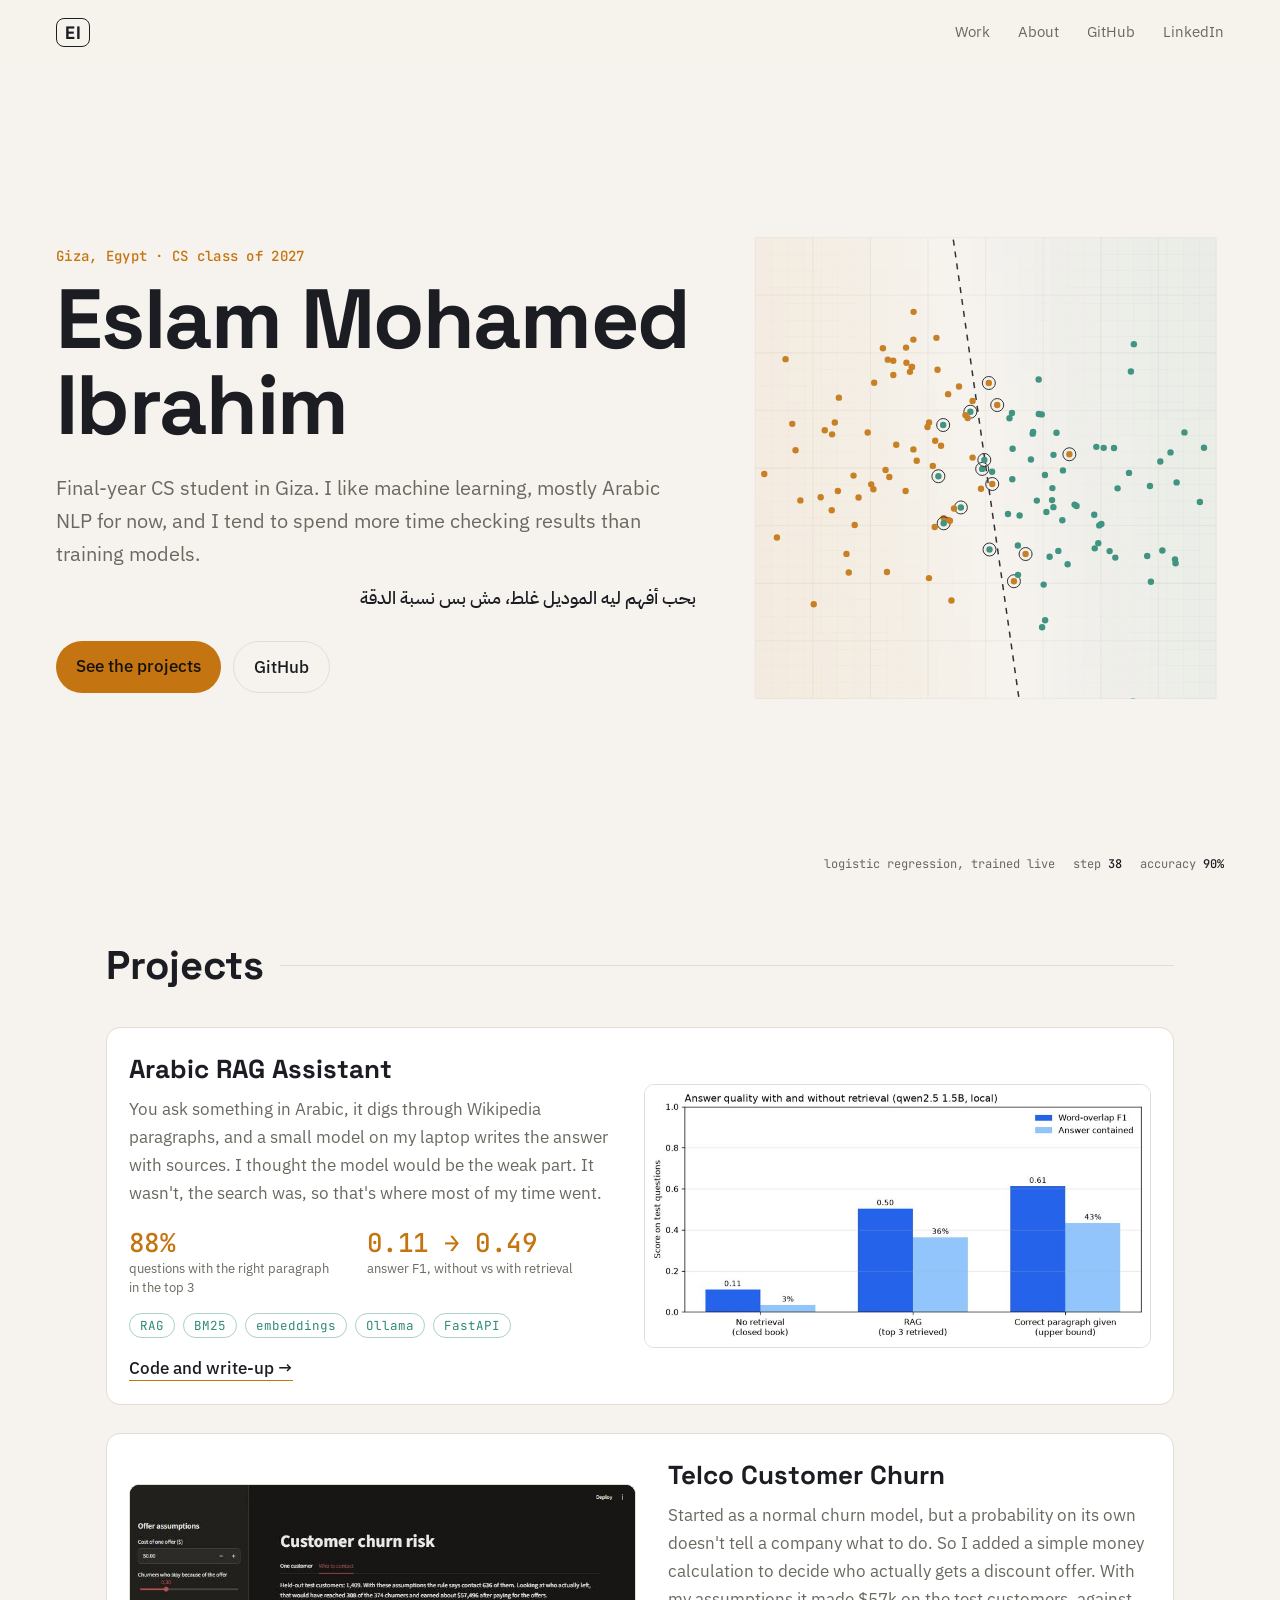
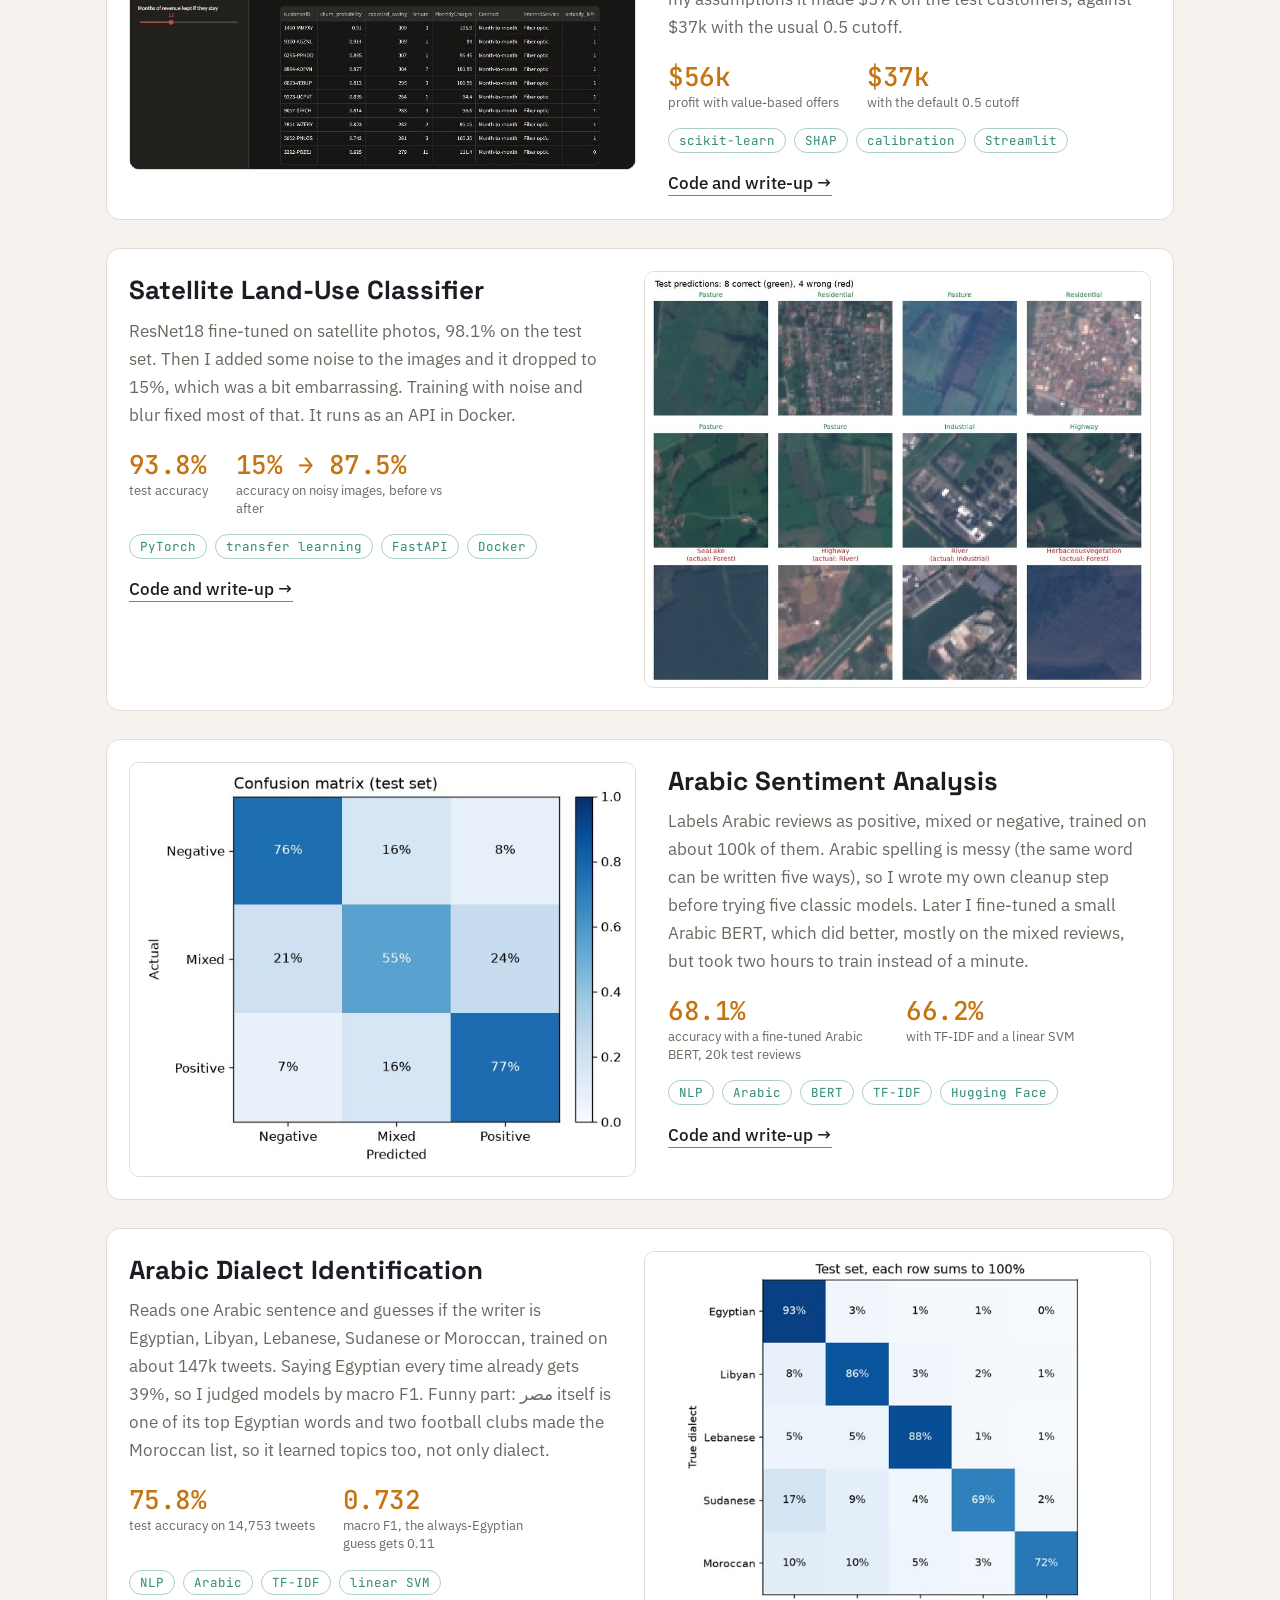
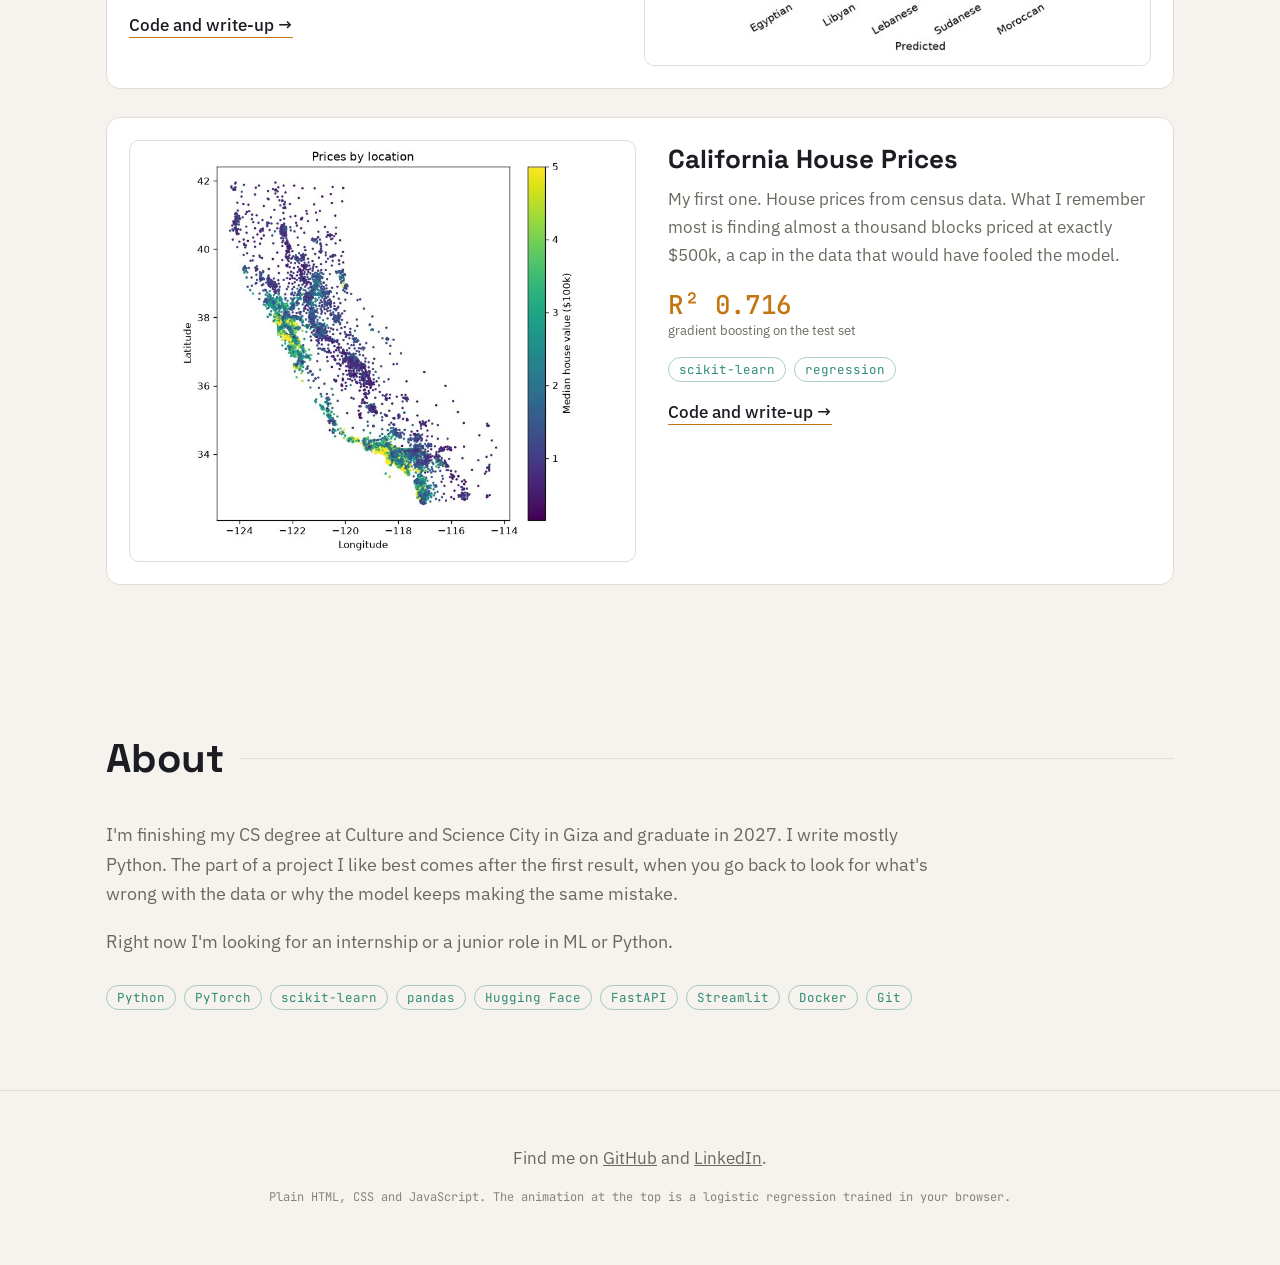
<file: index.html>
<!doctype html>
<html lang="en">
<head>
  <meta charset="utf-8">
  <meta name="viewport" content="width=device-width, initial-scale=1">
  <title>Eslam Mohamed Ibrahim</title>
  <meta name="description" content="CS student in Giza, Egypt. Machine learning projects: Arabic NLP, computer vision, churn prediction.">
  <meta property="og:title" content="Eslam Mohamed Ibrahim">
  <meta property="og:description" content="Machine learning projects: Arabic NLP, computer vision, churn prediction.">
  <meta property="og:image" content="https://eslammohibrahim.github.io/assets/rag.jpg">
  <link rel="icon" href="assets/favicon.svg" type="image/svg+xml">
  <link rel="preconnect" href="https://fonts.googleapis.com">
  <link rel="preconnect" href="https://fonts.gstatic.com" crossorigin>
  <link href="https://fonts.googleapis.com/css2?family=Space+Grotesk:wght@500;700&family=IBM+Plex+Sans:wght@400;500&family=IBM+Plex+Sans+Arabic:wght@500&family=JetBrains+Mono:wght@400;500&display=swap" rel="stylesheet">
  <link rel="stylesheet" href="style.css">
</head>
<body>
  <header class="nav">
    <a class="logo" href="#top">EI</a>
    <nav>
      <a href="#work">Work</a>
      <a href="#about">About</a>
      <a href="https://github.com/eslammohibrahim">GitHub</a>
      <a href="https://www.linkedin.com/in/eslam-mohamed-ibrahim/">LinkedIn</a>
    </nav>
  </header>

  <main id="top">
    <section class="hero">
      <canvas id="boundary" aria-hidden="true"></canvas>
      <div class="hero-text">
        <p class="kicker reveal">Giza, Egypt · CS class of 2027</p>
        <h1 class="reveal">Eslam Mohamed Ibrahim</h1>
        <p class="lead reveal">Final-year CS student in Giza. I like machine learning, mostly Arabic NLP for now, and I tend to spend more time checking results than training models.</p>
        <p class="arabic reveal" lang="ar" dir="rtl">بحب أفهم ليه الموديل غلط، مش بس نسبة الدقة</p>
        <div class="cta reveal">
          <a class="btn" href="#work">See the projects</a>
          <a class="btn ghost" href="https://github.com/eslammohibrahim">GitHub</a>
        </div>
      </div>
      <div class="hud" aria-hidden="true">
        <span>logistic regression, trained live</span>
        <span>step <b id="hud-step">0</b></span>
        <span>accuracy <b id="hud-acc">0%</b></span>
      </div>
    </section>

    <section id="work" class="work">
      <h2 class="section-title">Projects</h2>

      <article class="card" data-reveal>
        <figure><img src="assets/rag.jpg" alt="Answer quality with and without retrieval" loading="lazy"></figure>
        <div class="card-body">
          <h3>Arabic RAG Assistant</h3>
          <p>You ask something in Arabic, it digs through Wikipedia paragraphs, and a small model on my laptop writes the answer with sources. I thought the model would be the weak part. It wasn't, the search was, so that's where most of my time went.</p>
          <div class="stats">
            <div><b data-count="89" data-suffix="%">0</b><span>questions with the right paragraph in the top 3</span></div>
            <div><b data-count="0.50" data-decimals="2" data-prefix="0.11 → ">0</b><span>answer F1, without vs with retrieval</span></div>
          </div>
          <ul class="tags"><li>RAG</li><li>BM25</li><li>embeddings</li><li>Ollama</li><li>FastAPI</li></ul>
          <a class="link" href="https://github.com/eslammohibrahim/arabic-rag-assistant">Code and write-up</a>
        </div>
      </article>

      <article class="card" data-reveal>
        <figure class="dark"><img src="assets/churn.jpg" alt="The churn dashboard listing customers to contact" loading="lazy"></figure>
        <div class="card-body">
          <h3>Telco Customer Churn</h3>
          <p>Started as a normal churn model, but a probability on its own doesn't tell a company what to do. So I added a simple money calculation to decide who actually gets a discount offer. With my assumptions it made $57k on the test customers, against $37k with the usual 0.5 cutoff.</p>
          <div class="stats">
            <div><b data-count="57" data-prefix="$" data-suffix="k">0</b><span>profit with value-based offers</span></div>
            <div><b data-count="37" data-prefix="$" data-suffix="k">0</b><span>with the default 0.5 cutoff</span></div>
          </div>
          <ul class="tags"><li>scikit-learn</li><li>SHAP</li><li>calibration</li><li>Streamlit</li></ul>
          <a class="link" href="https://github.com/eslammohibrahim/telco-churn">Code and write-up</a>
        </div>
      </article>

      <article class="card" data-reveal>
        <figure><img src="assets/satellite.jpg" alt="Satellite images with the model's predictions" loading="lazy"></figure>
        <div class="card-body">
          <h3>Satellite Land-Use Classifier</h3>
          <p>ResNet18 fine-tuned on satellite photos, 98.1% on the test set. Then I added some noise to the images and it dropped to 15%, which was a bit embarrassing. Training with noise and blur fixed most of that. It runs as an API in Docker.</p>
          <div class="stats">
            <div><b data-count="98.1" data-decimals="1" data-suffix="%">0</b><span>test accuracy</span></div>
            <div><b data-count="91.5" data-decimals="1" data-prefix="15% → " data-suffix="%">0</b><span>accuracy on noisy images, before vs after</span></div>
          </div>
          <ul class="tags"><li>PyTorch</li><li>transfer learning</li><li>FastAPI</li><li>Docker</li></ul>
          <a class="link" href="https://github.com/eslammohibrahim/satellite-land-use-classifier">Code and write-up</a>
        </div>
      </article>

      <article class="card" data-reveal>
        <figure><img src="assets/sentiment.jpg" alt="Confusion matrix for the three sentiment classes" loading="lazy"></figure>
        <div class="card-body">
          <h3>Arabic Sentiment Analysis</h3>
          <p>Labels Arabic reviews as positive, mixed or negative, trained on about 100k of them. Arabic spelling is messy (the same word can be written five ways), so I wrote my own cleanup step before trying five classic models. Later I fine-tuned a small Arabic BERT, which did better, mostly on the mixed reviews, but took two hours to train instead of a minute.</p>
          <div class="stats">
            <div><b data-count="71.2" data-decimals="1" data-suffix="%">0</b><span>accuracy with a fine-tuned Arabic BERT, 20k test reviews</span></div>
            <div><b data-count="69.2" data-decimals="1" data-suffix="%">0</b><span>with TF-IDF and a linear SVM</span></div>
          </div>
          <ul class="tags"><li>NLP</li><li>Arabic</li><li>BERT</li><li>TF-IDF</li><li>Hugging Face</li></ul>
          <a class="link" href="https://github.com/eslammohibrahim/arabic-sentiment-analysis">Code and write-up</a>
        </div>
      </article>

      <article class="card" data-reveal>
        <figure><img src="assets/dialect.jpg" alt="Confusion matrix for the five dialects" loading="lazy"></figure>
        <div class="card-body">
          <h3>Arabic Dialect Identification</h3>
          <p>Reads one Arabic sentence and guesses if the writer is Egyptian, Libyan, Lebanese, Sudanese or Moroccan, trained on about 147k tweets. Saying Egyptian every time already gets 39%, so I judged models by macro F1. Funny part: مصر itself is one of its top Egyptian words and two football clubs made the Moroccan list, so it learned topics too, not only dialect.</p>
          <div class="stats">
            <div><b data-count="86.5" data-decimals="1" data-suffix="%">0</b><span>test accuracy on 14,753 tweets</span></div>
            <div><b data-count="0.836" data-decimals="3">0</b><span>macro F1, the always-Egyptian guess gets 0.11</span></div>
          </div>
          <ul class="tags"><li>NLP</li><li>Arabic</li><li>TF-IDF</li><li>linear SVM</li></ul>
          <a class="link" href="https://github.com/eslammohibrahim/arabic-dialect-id">Code and write-up</a>
        </div>
      </article>

      <article class="card" data-reveal>
        <figure><img src="assets/california.jpg" alt="California house prices by location" loading="lazy"></figure>
        <div class="card-body">
          <h3>California House Prices</h3>
          <p>My first one. House prices from census data. What I remember most is finding almost a thousand blocks priced at exactly $500k, a cap in the data that would have fooled the model.</p>
          <div class="stats">
            <div><b data-count="0.818" data-decimals="3" data-prefix="R² ">0</b><span>gradient boosting on the test set</span></div>
          </div>
          <ul class="tags"><li>scikit-learn</li><li>regression</li></ul>
          <a class="link" href="https://github.com/eslammohibrahim/california-housing">Code and write-up</a>
        </div>
      </article>
    </section>

    <section id="about" class="about" data-reveal>
      <h2 class="section-title">About</h2>
      <p>I'm finishing my CS degree at Culture and Science City in Giza and graduate in 2027. I write mostly Python. The part of a project I like best comes after the first result, when you go back to look for what's wrong with the data or why the model keeps making the same mistake.</p>
      <p>Right now I'm looking for an internship or a junior role in ML or Python.</p>
      <ul class="tools">
        <li>Python</li><li>PyTorch</li><li>scikit-learn</li><li>pandas</li><li>Hugging Face</li><li>FastAPI</li><li>Streamlit</li><li>Docker</li><li>Git</li>
      </ul>
    </section>
  </main>

  <footer class="footer">
    <p>Find me on <a href="https://github.com/eslammohibrahim">GitHub</a> and <a href="https://www.linkedin.com/in/eslam-mohamed-ibrahim/">LinkedIn</a>.</p>
    <p class="small">Plain HTML, CSS and JavaScript. The animation at the top is a logistic regression trained in your browser.</p>
  </footer>

  <script src="main.js"></script>
</body>
</html>
</file>
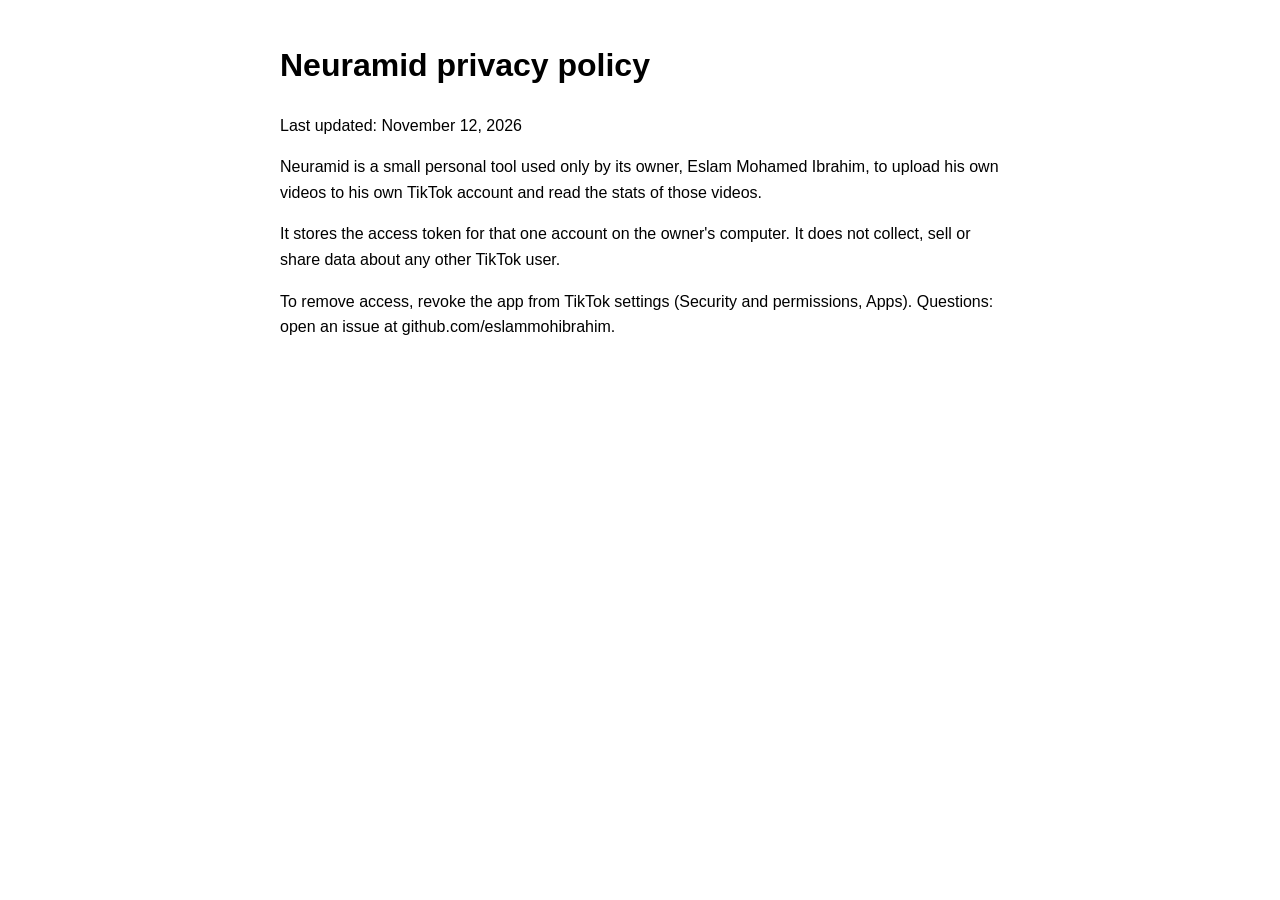
<file: neuramid/privacy.html>
<!doctype html><html lang="en"><meta charset="utf-8"><meta name="viewport" content="width=device-width,initial-scale=1"><title>Neuramid Privacy Policy</title>
<body style="font-family:sans-serif;max-width:720px;margin:40px auto;padding:0 16px;line-height:1.6">
<h1>Neuramid privacy policy</h1>
<p>Last updated: November 12, 2026</p>
<p>Neuramid is a small personal tool used only by its owner, Eslam Mohamed Ibrahim, to upload his own videos to his own TikTok account and read the stats of those videos.</p>
<p>It stores the access token for that one account on the owner's computer. It does not collect, sell or share data about any other TikTok user.</p>
<p>To remove access, revoke the app from TikTok settings (Security and permissions, Apps). Questions: open an issue at github.com/eslammohibrahim.</p>
</body></html>
</file>
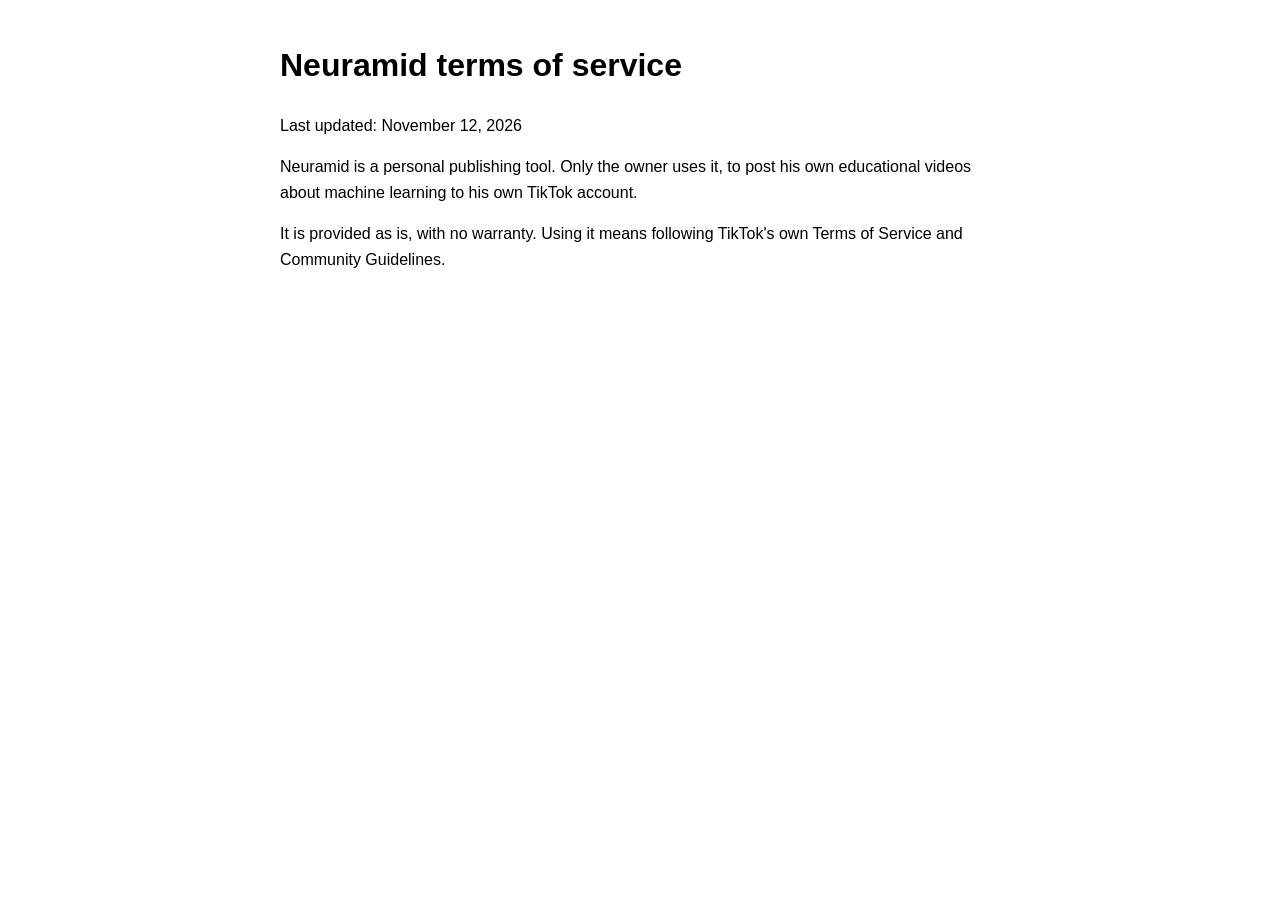
<file: neuramid/terms.html>
<!doctype html><html lang="en"><meta charset="utf-8"><meta name="viewport" content="width=device-width,initial-scale=1"><title>Neuramid Terms</title>
<body style="font-family:sans-serif;max-width:720px;margin:40px auto;padding:0 16px;line-height:1.6">
<h1>Neuramid terms of service</h1>
<p>Last updated: November 12, 2026</p>
<p>Neuramid is a personal publishing tool. Only the owner uses it, to post his own educational videos about machine learning to his own TikTok account.</p>
<p>It is provided as is, with no warranty. Using it means following TikTok's own Terms of Service and Community Guidelines.</p>
</body></html>
</file>
<file: style.css>
:root {
  --bg: #0c0e12;
  --bg-raised: #14171d;
  --line: #262a33;
  --text: #ece8e1;
  --muted: #9a978f;
  --accent: #f2a541;
  --accent-2: #5fb3a1;
  --radius: 14px;
  --sans: "IBM Plex Sans", system-ui, sans-serif;
  --display: "Space Grotesk", "IBM Plex Sans", sans-serif;
  --mono: "JetBrains Mono", ui-monospace, monospace;
}

@media (prefers-color-scheme: light) {
  :root {
    --bg: #f6f3ee;
    --bg-raised: #ffffff;
    --line: #e2ddd4;
    --text: #1b1d22;
    --muted: #6b6860;
    --accent: #c47410;
    --accent-2: #2f8a77;
  }
}

* { box-sizing: border-box; }
html { scroll-behavior: smooth; }
body {
  margin: 0;
  background: var(--bg);
  color: var(--text);
  font: 17px/1.65 var(--sans);
  -webkit-font-smoothing: antialiased;
}
a { color: inherit; }
img { max-width: 100%; display: block; }

/* nav */
.nav {
  position: fixed; inset: 0 0 auto 0; z-index: 10;
  display: flex; justify-content: space-between; align-items: center;
  padding: 18px clamp(16px, 5vw, 56px);
  background: color-mix(in srgb, var(--bg) 78%, transparent);
  backdrop-filter: blur(10px);
  border-bottom: 1px solid transparent;
  transition: border-color .3s;
}
.nav.scrolled { border-bottom-color: var(--line); }
.logo {
  font: 700 18px var(--display); text-decoration: none; letter-spacing: .04em;
  border: 1.5px solid var(--text); border-radius: 8px; padding: 2px 8px;
}
.nav nav { display: flex; gap: clamp(14px, 3vw, 28px); }
.nav nav a { text-decoration: none; color: var(--muted); font-size: 15px; transition: color .2s; }
.nav nav a:hover { color: var(--text); }

/* hero */
.hero {
  position: relative; min-height: 100vh;
  display: grid; align-items: center;
  padding: 120px clamp(16px, 5vw, 56px) 80px;
  overflow: hidden;
}
#boundary { position: absolute; inset: 0; width: 100%; height: 100%; opacity: .9; }
.hero-text { position: relative; max-width: 640px; }
.hero-text::before {
  content: ""; position: absolute; inset: -40px -60px; z-index: -1;
  background: radial-gradient(closest-side, var(--bg) 55%, transparent);
}
.kicker { font: 500 14px var(--mono); color: var(--accent); margin: 0 0 12px; letter-spacing: .02em; }
h1 {
  font: 700 clamp(40px, 7.5vw, 84px)/1.02 var(--display);
  margin: 0 0 22px; letter-spacing: -.02em;
}
.lead { font-size: clamp(17px, 2vw, 20px); color: var(--muted); margin: 0 0 14px; max-width: 34em; }
.arabic { font: 500 18px "IBM Plex Sans Arabic", var(--sans); color: var(--text); opacity: .85; margin: 0 0 30px; }
.cta { display: flex; gap: 12px; flex-wrap: wrap; }
.btn {
  display: inline-block; text-decoration: none; font-weight: 500;
  padding: 11px 20px; border-radius: 999px;
  background: var(--accent); color: #17130c;
  transition: transform .2s, box-shadow .2s;
}
.btn:hover { transform: translateY(-2px); box-shadow: 0 8px 24px color-mix(in srgb, var(--accent) 35%, transparent); }
.btn.ghost { background: transparent; color: var(--text); border: 1px solid var(--line); }
.btn.ghost:hover { border-color: var(--text); box-shadow: none; }
.hud {
  position: absolute; right: clamp(16px, 5vw, 56px); bottom: 28px;
  display: flex; gap: 18px; flex-wrap: wrap; justify-content: flex-end;
  font: 12px var(--mono); color: var(--muted);
}
.hud b { color: var(--text); font-weight: 500; }

/* entrance animation for the hero lines */
.reveal { opacity: 0; transform: translateY(14px); animation: rise .8s cubic-bezier(.2,.7,.2,1) forwards; }
.reveal:nth-child(1) { animation-delay: .1s; }
.reveal:nth-child(2) { animation-delay: .22s; }
.reveal:nth-child(3) { animation-delay: .36s; }
.reveal:nth-child(4) { animation-delay: .5s; }
.reveal:nth-child(5) { animation-delay: .62s; }
@keyframes rise { to { opacity: 1; transform: none; } }

/* sections */
.work, .about { padding: 40px clamp(16px, 5vw, 56px) 80px; max-width: 1180px; margin: 0 auto; }
.section-title {
  font: 700 clamp(28px, 4vw, 40px) var(--display); margin: 0 0 36px;
  display: flex; align-items: center; gap: 16px;
}
.section-title::after { content: ""; flex: 1; height: 1px; background: var(--line); }

/* project cards */
.card {
  position: relative;
  display: grid; grid-template-columns: minmax(0, 1.05fr) minmax(0, 1fr); gap: 32px;
  background: var(--bg-raised); border: 1px solid var(--line); border-radius: var(--radius);
  padding: 22px; margin-bottom: 28px; overflow: hidden;
  isolation: isolate;
}
.card::before {
  content: ""; position: absolute; inset: 0; z-index: -1; opacity: 0; transition: opacity .3s;
  background: radial-gradient(420px circle at var(--mx, 50%) var(--my, 50%),
              color-mix(in srgb, var(--accent) 12%, transparent), transparent 60%);
}
.card:hover::before { opacity: 1; }
.card:nth-child(odd of .card) { grid-template-columns: minmax(0, 1fr) minmax(0, 1.05fr); }
.card:nth-child(odd of .card) figure { order: 2; }
.card figure {
  margin: 0; align-self: center;
  border-radius: 10px; overflow: hidden; background: #fff;
  border: 1px solid var(--line);
}
.card figure.dark { background: #0e1117; }
.card img {
  width: 100%; height: auto; max-height: 420px; object-fit: contain;
  transition: transform .6s cubic-bezier(.2,.7,.2,1);
}
.card:hover img { transform: scale(1.02); }
.card-body h3 { font: 700 26px/1.2 var(--display); margin: 4px 0 10px; }
.card-body p { color: var(--muted); margin: 0 0 18px; }
.stats { display: flex; gap: 28px; flex-wrap: wrap; margin-bottom: 16px; }
.stats div { display: flex; flex-direction: column; max-width: 210px; }
.stats b { font: 500 26px var(--mono); color: var(--accent); letter-spacing: -.02em; }
.stats span { font-size: 13px; color: var(--muted); line-height: 1.4; }
.tags { list-style: none; padding: 0; margin: 0 0 16px; display: flex; flex-wrap: wrap; gap: 8px; }
.tags li, .tools li {
  font: 12.5px var(--mono); color: var(--accent-2);
  border: 1px solid color-mix(in srgb, var(--accent-2) 40%, transparent);
  padding: 3px 10px; border-radius: 999px;
}
.link { font-weight: 500; text-decoration: none; border-bottom: 1px solid var(--accent); padding-bottom: 1px; }
.link::after { content: " →"; transition: margin .2s; }
.link:hover::after { margin-left: 4px; }

/* scroll reveal */
[data-reveal] { opacity: 0; transform: translateY(28px); transition: opacity .8s ease, transform .8s cubic-bezier(.2,.7,.2,1); }
[data-reveal].in { opacity: 1; transform: none; }

.about p { max-width: 46em; color: var(--muted); font-size: 18px; }
.tools { list-style: none; padding: 0; margin: 28px 0 0; display: flex; flex-wrap: wrap; gap: 8px; }

.footer {
  border-top: 1px solid var(--line); text-align: center; color: var(--muted);
  padding: 36px 16px 48px;
}
.footer .small { font: 12px var(--mono); opacity: .8; }

@media (max-width: 1000px) {
  #boundary { opacity: .3; }
}

@media (max-width: 800px) {
  #boundary { opacity: .2; }
  .card, .card:nth-child(odd of .card) { grid-template-columns: 1fr; gap: 18px; }
  .card:nth-child(odd of .card) figure { order: 0; }
  .nav nav a:nth-child(3), .nav nav a:nth-child(4) { display: none; }
  .hud { left: 16px; justify-content: flex-start; }
}

@media (prefers-reduced-motion: reduce) {
  html { scroll-behavior: auto; }
  .reveal, [data-reveal] { animation: none; opacity: 1; transform: none; transition: none; }
  .card img, .btn { transition: none; }
}
</file>
